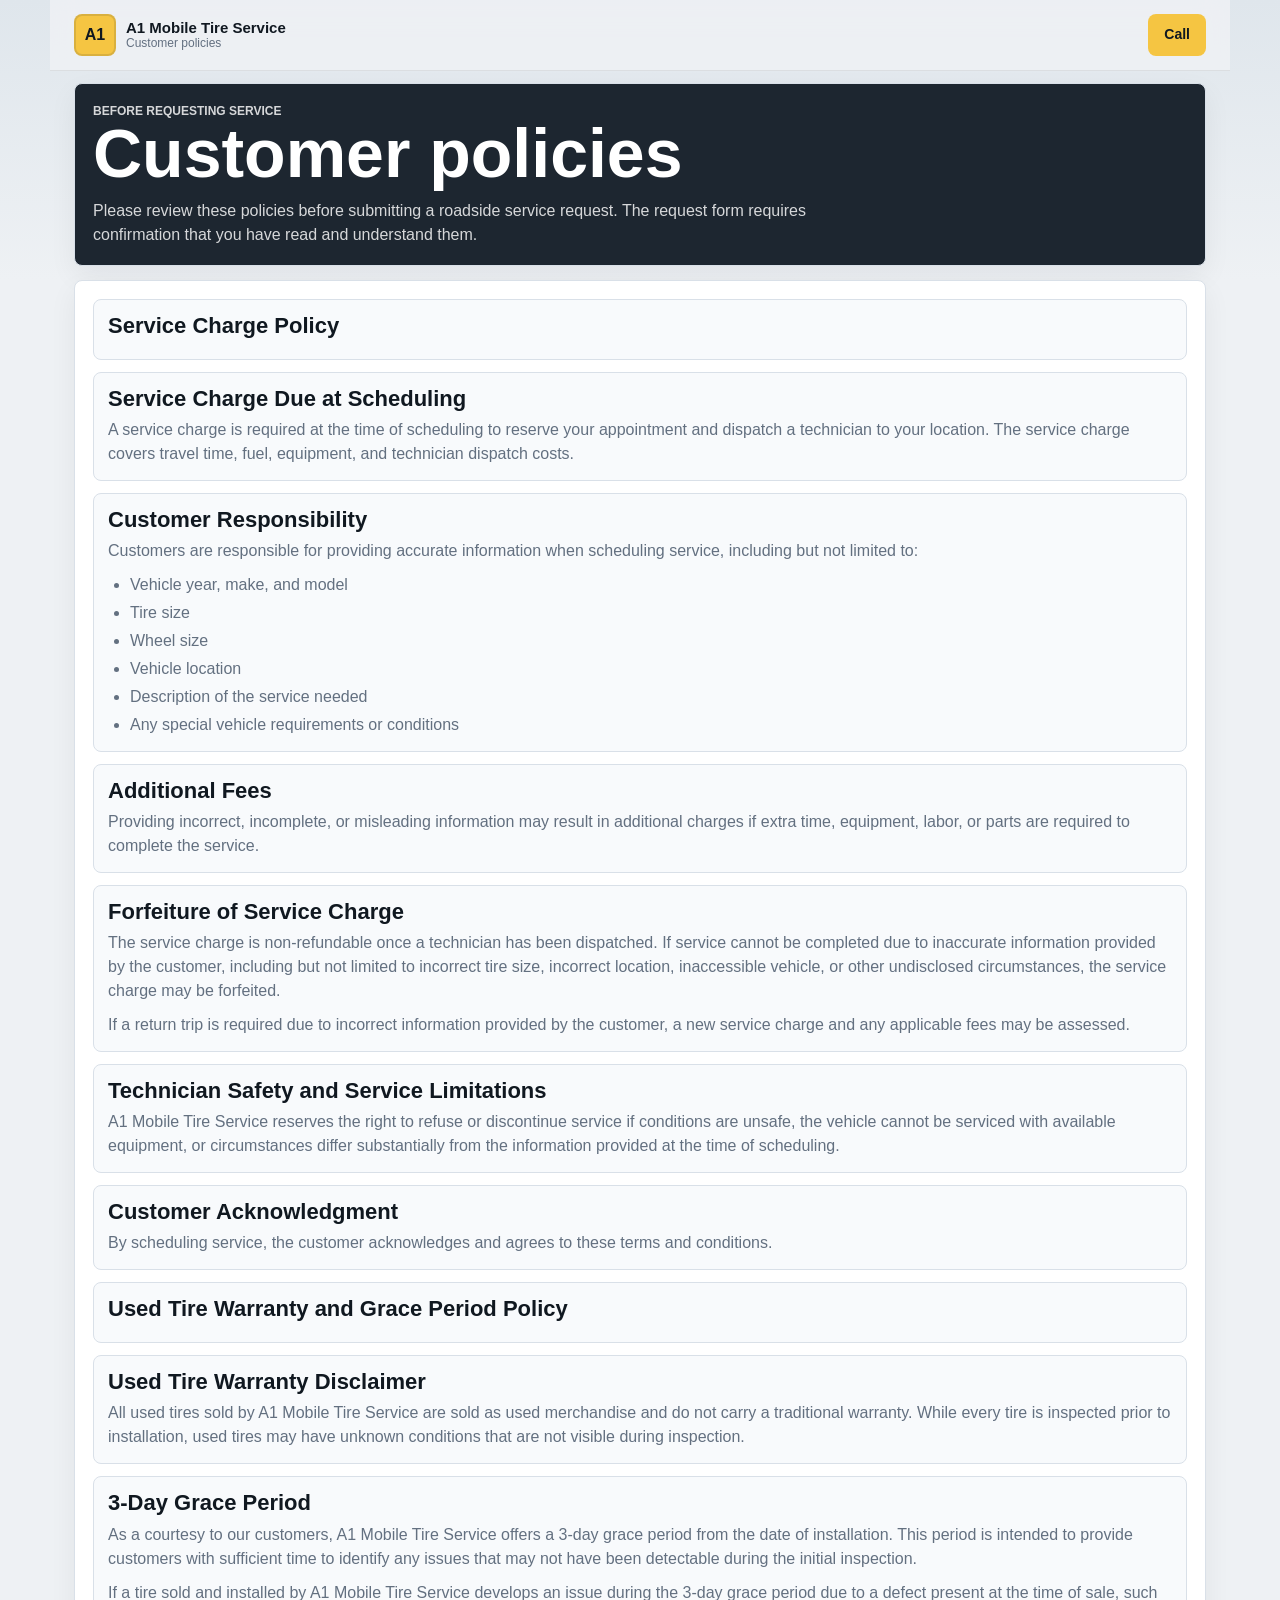
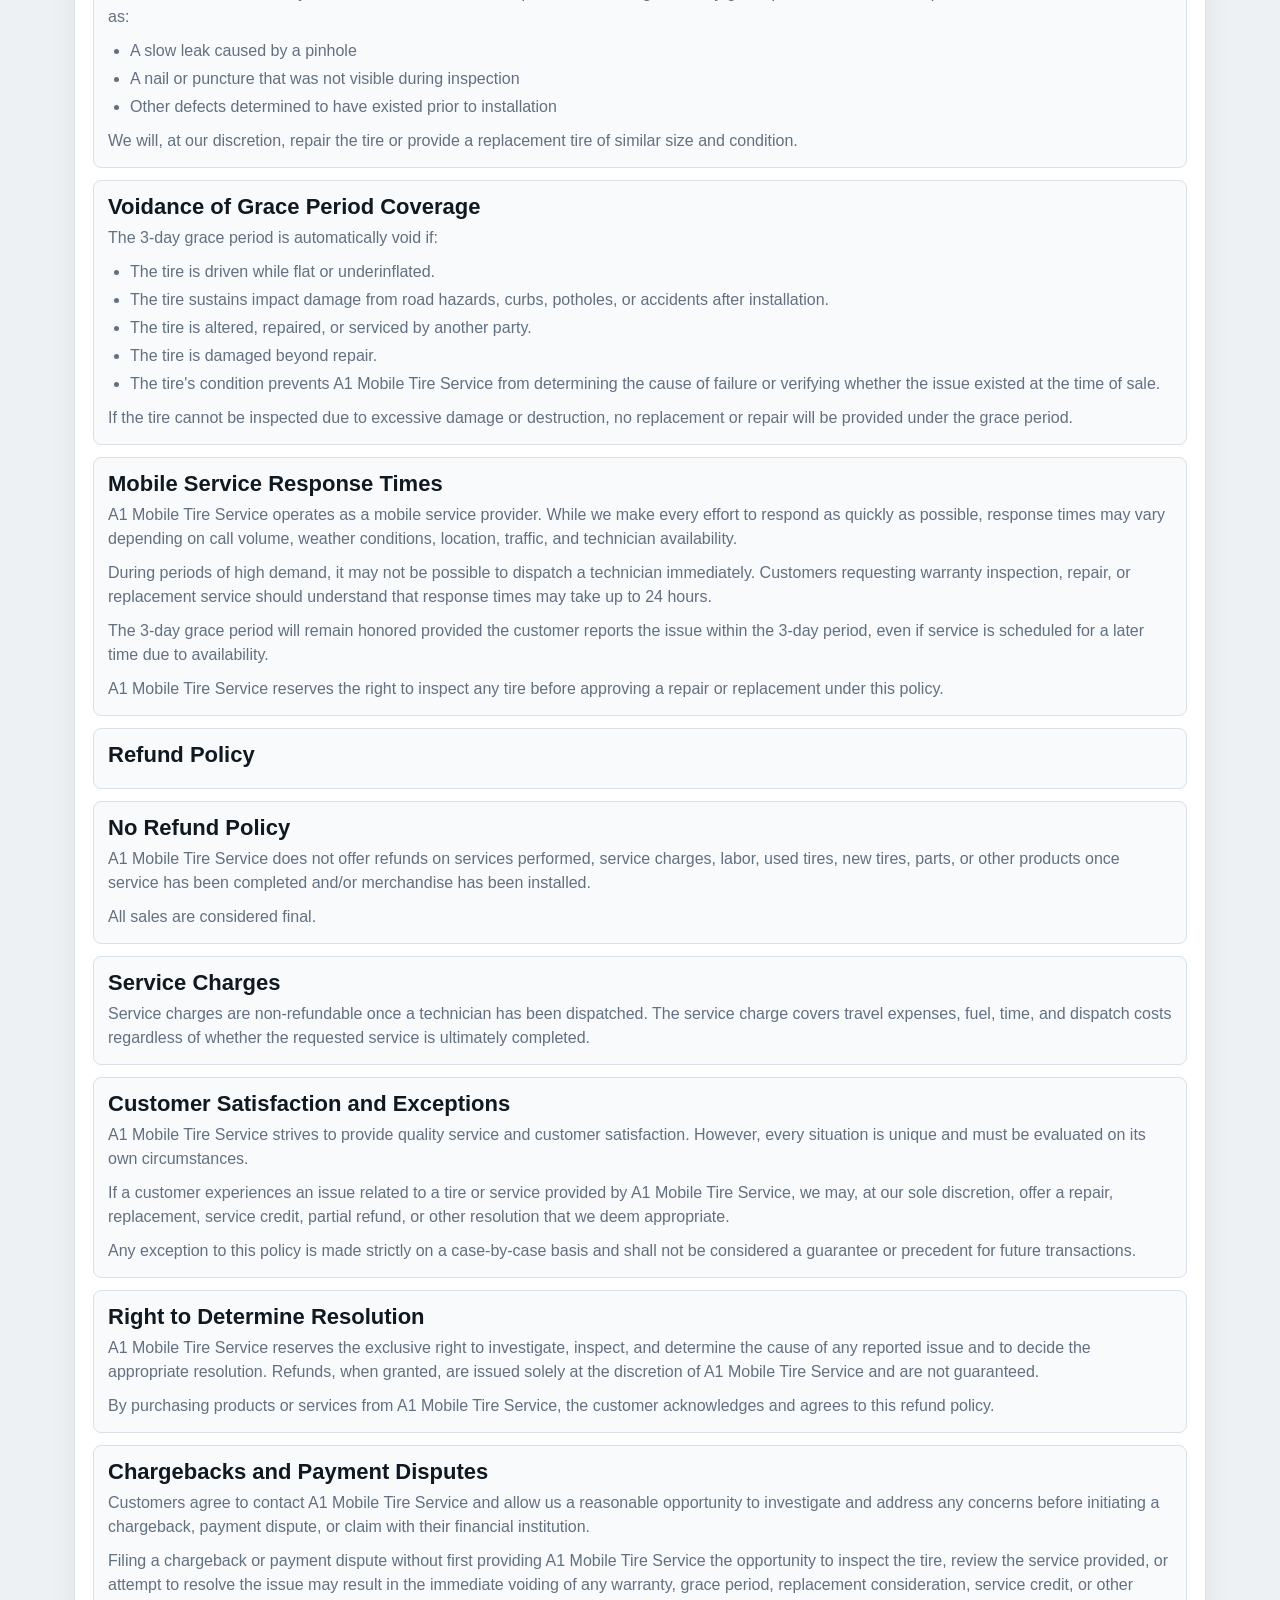
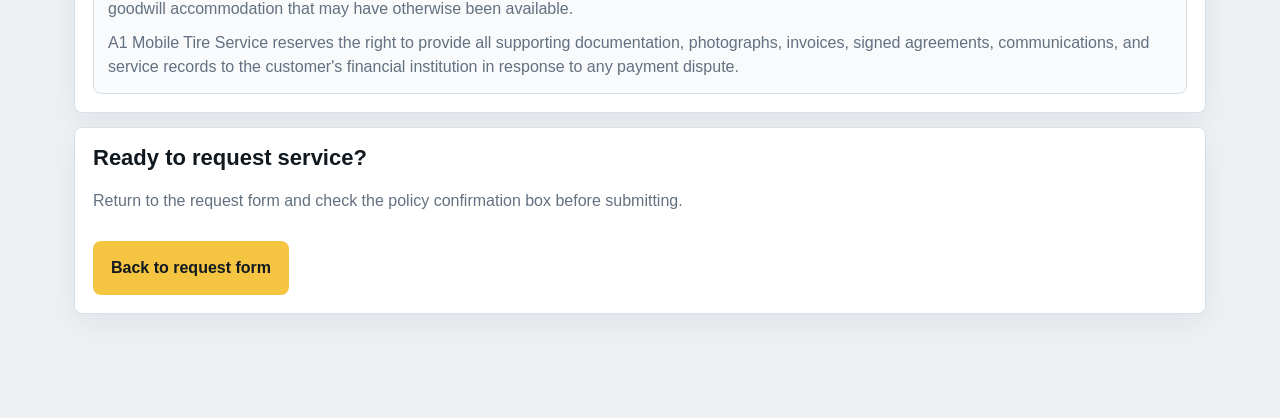
<file: policies.html>
<!DOCTYPE html>
<html lang="en">
  <head>
    <meta charset="UTF-8" />
    <meta name="viewport" content="width=device-width, initial-scale=1.0" />
    <title>A1 Mobile Tire Service | Policies</title>
    <meta
      name="description"
      content="Customer policies for A1 Mobile Tire Service roadside assistance requests."
    />
    <link rel="stylesheet" href="styles.css" />
  </head>
  <body>
    <div class="app-shell policy-page">
      <header class="app-header">
        <a class="brand" href="index.html" aria-label="Back to A1 Mobile Tire Service">
          <span class="brand-mark">A1</span>
          <span>
            <strong>A1 Mobile Tire Service</strong>
            <small>Customer policies</small>
          </span>
        </a>
        <a class="header-call" href="tel:2625273209" aria-label="Call A1 Mobile Tire Service">Call</a>
      </header>

      <main class="policy-main">
        <section class="app-section policy-hero">
          <p class="eyebrow">Before requesting service</p>
          <h1>Customer policies</h1>
          <p>
            Please review these policies before submitting a roadside service request. The request form requires
            confirmation that you have read and understand them.
          </p>
        </section>

        <section class="app-section policy-list" aria-label="A1 Mobile Tire Service policies">
          <article>
            <h2>Service Charge Policy</h2>
          </article>

          <article>
            <h2>Service Charge Due at Scheduling</h2>
            <p>
              A service charge is required at the time of scheduling to reserve your appointment and dispatch a
              technician to your location. The service charge covers travel time, fuel, equipment, and technician
              dispatch costs.
            </p>
          </article>

          <article>
            <h2>Customer Responsibility</h2>
            <p>
              Customers are responsible for providing accurate information when scheduling service, including but
              not limited to:
            </p>
            <ul>
              <li>Vehicle year, make, and model</li>
              <li>Tire size</li>
              <li>Wheel size</li>
              <li>Vehicle location</li>
              <li>Description of the service needed</li>
              <li>Any special vehicle requirements or conditions</li>
            </ul>
          </article>

          <article>
            <h2>Additional Fees</h2>
            <p>
              Providing incorrect, incomplete, or misleading information may result in additional charges if extra
              time, equipment, labor, or parts are required to complete the service.
            </p>
          </article>

          <article>
            <h2>Forfeiture of Service Charge</h2>
            <p>
              The service charge is non-refundable once a technician has been dispatched. If service cannot be
              completed due to inaccurate information provided by the customer, including but not limited to
              incorrect tire size, incorrect location, inaccessible vehicle, or other undisclosed circumstances,
              the service charge may be forfeited.
            </p>
            <p>
              If a return trip is required due to incorrect information provided by the customer, a new service
              charge and any applicable fees may be assessed.
            </p>
          </article>

          <article>
            <h2>Technician Safety and Service Limitations</h2>
            <p>
              A1 Mobile Tire Service reserves the right to refuse or discontinue service if conditions
              are unsafe, the vehicle cannot be serviced with available equipment, or circumstances differ
              substantially from the information provided at the time of scheduling.
            </p>
          </article>

          <article>
            <h2>Customer Acknowledgment</h2>
            <p>
              By scheduling service, the customer acknowledges and agrees to these terms and conditions.
            </p>
          </article>

          <article>
            <h2>Used Tire Warranty and Grace Period Policy</h2>
          </article>

          <article>
            <h2>Used Tire Warranty Disclaimer</h2>
            <p>
              All used tires sold by A1 Mobile Tire Service are sold as used merchandise and do not carry
              a traditional warranty. While every tire is inspected prior to installation, used tires may have unknown
              conditions that are not visible during inspection.
            </p>
          </article>

          <article>
            <h2>3-Day Grace Period</h2>
            <p>
              As a courtesy to our customers, A1 Mobile Tire Service offers a 3-day grace period from the
              date of installation. This period is intended to provide customers with sufficient time to identify any
              issues that may not have been detectable during the initial inspection.
            </p>
            <p>
              If a tire sold and installed by A1 Mobile Tire Service develops an issue during the 3-day
              grace period due to a defect present at the time of sale, such as:
            </p>
            <ul>
              <li>A slow leak caused by a pinhole</li>
              <li>A nail or puncture that was not visible during inspection</li>
              <li>Other defects determined to have existed prior to installation</li>
            </ul>
            <p>
              We will, at our discretion, repair the tire or provide a replacement tire of similar size and condition.
            </p>
          </article>

          <article>
            <h2>Voidance of Grace Period Coverage</h2>
            <p>The 3-day grace period is automatically void if:</p>
            <ul>
              <li>The tire is driven while flat or underinflated.</li>
              <li>The tire sustains impact damage from road hazards, curbs, potholes, or accidents after installation.</li>
              <li>The tire is altered, repaired, or serviced by another party.</li>
              <li>The tire is damaged beyond repair.</li>
              <li>
                The tire's condition prevents A1 Mobile Tire Service from determining the cause of failure
                or verifying whether the issue existed at the time of sale.
              </li>
            </ul>
            <p>
              If the tire cannot be inspected due to excessive damage or destruction, no replacement or repair will be
              provided under the grace period.
            </p>
          </article>

          <article>
            <h2>Mobile Service Response Times</h2>
            <p>
              A1 Mobile Tire Service operates as a mobile service provider. While we make every effort to
              respond as quickly as possible, response times may vary depending on call volume, weather conditions,
              location, traffic, and technician availability.
            </p>
            <p>
              During periods of high demand, it may not be possible to dispatch a technician immediately. Customers
              requesting warranty inspection, repair, or replacement service should understand that response times may
              take up to 24 hours.
            </p>
            <p>
              The 3-day grace period will remain honored provided the customer reports the issue within the 3-day
              period, even if service is scheduled for a later time due to availability.
            </p>
            <p>
              A1 Mobile Tire Service reserves the right to inspect any tire before approving a repair or
              replacement under this policy.
            </p>
          </article>

          <article>
            <h2>Refund Policy</h2>
          </article>

          <article>
            <h2>No Refund Policy</h2>
            <p>
              A1 Mobile Tire Service does not offer refunds on services performed, service charges, labor, used tires,
              new tires, parts, or other products once service has been completed and/or merchandise has been installed.
            </p>
            <p>All sales are considered final.</p>
          </article>

          <article>
            <h2>Service Charges</h2>
            <p>
              Service charges are non-refundable once a technician has been dispatched. The service charge covers
              travel expenses, fuel, time, and dispatch costs regardless of whether the requested service is ultimately
              completed.
            </p>
          </article>

          <article>
            <h2>Customer Satisfaction and Exceptions</h2>
            <p>
              A1 Mobile Tire Service strives to provide quality service and customer satisfaction. However, every
              situation is unique and must be evaluated on its own circumstances.
            </p>
            <p>
              If a customer experiences an issue related to a tire or service provided by A1 Mobile Tire Service, we
              may, at our sole discretion, offer a repair, replacement, service credit, partial refund, or other
              resolution that we deem appropriate.
            </p>
            <p>
              Any exception to this policy is made strictly on a case-by-case basis and shall not be considered a
              guarantee or precedent for future transactions.
            </p>
          </article>

          <article>
            <h2>Right to Determine Resolution</h2>
            <p>
              A1 Mobile Tire Service reserves the exclusive right to investigate, inspect, and determine the cause of
              any reported issue and to decide the appropriate resolution. Refunds, when granted, are issued solely at
              the discretion of A1 Mobile Tire Service and are not guaranteed.
            </p>
            <p>
              By purchasing products or services from A1 Mobile Tire Service, the customer acknowledges and agrees to
              this refund policy.
            </p>
          </article>

          <article>
            <h2>Chargebacks and Payment Disputes</h2>
            <p>
              Customers agree to contact A1 Mobile Tire Service and allow us a reasonable opportunity to investigate
              and address any concerns before initiating a chargeback, payment dispute, or claim with their financial
              institution.
            </p>
            <p>
              Filing a chargeback or payment dispute without first providing A1 Mobile Tire Service the opportunity to
              inspect the tire, review the service provided, or attempt to resolve the issue may result in the immediate
              voiding of any warranty, grace period, replacement consideration, service credit, or other goodwill
              accommodation that may have otherwise been available.
            </p>
            <p>
              A1 Mobile Tire Service reserves the right to provide all supporting documentation, photographs, invoices,
              signed agreements, communications, and service records to the customer's financial institution in response
              to any payment dispute.
            </p>
          </article>
        </section>

        <section class="app-section policy-confirm">
          <h2>Ready to request service?</h2>
          <p>Return to the request form and check the policy confirmation box before submitting.</p>
          <a class="action-button call-button" href="index.html#request">Back to request form</a>
        </section>
      </main>
    </div>
  </body>
</html>
</file>
<file: styles.css>
:root {
  --ink: #101820;
  --muted: #637080;
  --paper: #eef1f4;
  --panel: #ffffff;
  --line: #d9e0e8;
  --accent: #f5c542;
  --accent-strong: #e0ad12;
  --road: #1d2630;
  --green: #19b862;
  --red: #dc2626;
  --blue: #2563eb;
  --shadow: 0 18px 44px rgba(16, 24, 32, 0.16);
}

* {
  box-sizing: border-box;
}

[hidden] {
  display: none !important;
}

html {
  scroll-behavior: smooth;
}

body {
  margin: 0;
  color: var(--ink);
  background:
    linear-gradient(180deg, #dfe6ec 0, var(--paper) 280px),
    var(--paper);
  font-family: "Segoe UI", Arial, sans-serif;
  line-height: 1.5;
}

a {
  color: inherit;
  text-decoration: none;
}

button,
input,
textarea,
select {
  font: inherit;
}

button {
  cursor: pointer;
}

svg {
  width: 24px;
  height: 24px;
  fill: none;
  stroke: currentColor;
  stroke-linecap: round;
  stroke-linejoin: round;
  stroke-width: 1.9;
}

.app-shell {
  width: min(1180px, 100%);
  margin: 0 auto;
  padding: 14px 14px 98px;
}

.app-header {
  position: sticky;
  top: 0;
  z-index: 20;
  display: flex;
  align-items: center;
  justify-content: space-between;
  gap: 12px;
  margin: -14px -14px 10px;
  padding: 12px 14px;
  background: rgba(238, 241, 244, 0.88);
  border-bottom: 1px solid rgba(16, 24, 32, 0.08);
  backdrop-filter: blur(14px);
}

.brand {
  display: inline-flex;
  align-items: center;
  gap: 10px;
  min-width: 0;
}

.brand-mark {
  display: grid;
  place-items: center;
  width: 42px;
  height: 42px;
  flex: 0 0 auto;
  color: var(--ink);
  background: var(--accent);
  border: 2px solid rgba(16, 24, 32, 0.12);
  border-radius: 8px;
  font-weight: 900;
}

.brand strong,
h1,
h2,
.action-button,
.header-call,
.mode-tab {
  font-family: "Segoe UI", Arial, sans-serif;
}

.brand strong {
  display: block;
  overflow: hidden;
  max-width: 210px;
  font-size: 15px;
  line-height: 1.1;
  text-overflow: ellipsis;
  white-space: nowrap;
}

.brand small {
  display: block;
  color: var(--muted);
  font-size: 12px;
  line-height: 1.2;
}

.header-call {
  min-height: 42px;
  padding: 10px 16px;
  color: var(--ink);
  background: var(--accent);
  border-radius: 8px;
  font-size: 14px;
  font-weight: 900;
}

.mode-tabs {
  display: grid;
  grid-template-columns: 1fr 1fr;
  gap: 8px;
  margin-bottom: 14px;
  padding: 6px;
  background: #dde4ec;
  border-radius: 8px;
}

.mode-tab {
  min-height: 44px;
  color: #425062;
  background: transparent;
  border: 0;
  border-radius: 8px;
  font-weight: 900;
}

.mode-tab.is-active {
  color: var(--ink);
  background: #fff;
  box-shadow: 0 4px 16px rgba(16, 24, 32, 0.08);
}

.view {
  display: none;
}

.view.is-active {
  display: grid;
  gap: 14px;
}

.hero-card {
  position: relative;
  min-height: 470px;
  overflow: hidden;
  color: #fff;
  background: var(--road);
  border-radius: 8px;
  box-shadow: var(--shadow);
}

.hero-image,
.hero-shade {
  position: absolute;
  inset: 0;
  width: 100%;
  height: 100%;
}

.hero-image {
  object-fit: cover;
}

.hero-shade {
  background:
    linear-gradient(180deg, rgba(8, 12, 18, 0.14), rgba(8, 12, 18, 0.92)),
    linear-gradient(90deg, rgba(8, 12, 18, 0.82), rgba(8, 12, 18, 0.12));
}

.hero-content {
  position: relative;
  z-index: 1;
  display: flex;
  min-height: 470px;
  flex-direction: column;
  justify-content: flex-end;
  padding: 22px;
}

.status-pill,
.mini-badge,
.job-status {
  display: inline-flex;
  align-items: center;
  width: fit-content;
  gap: 8px;
  margin: 0 0 14px;
  padding: 7px 10px;
  border-radius: 999px;
  font-size: 13px;
  font-weight: 900;
}

.status-pill {
  color: #d9ffe9;
  background: rgba(25, 184, 98, 0.18);
  border: 1px solid rgba(142, 255, 190, 0.34);
}

.status-pill span {
  width: 9px;
  height: 9px;
  background: var(--green);
  border-radius: 999px;
  box-shadow: 0 0 0 5px rgba(25, 184, 98, 0.18);
}

h1,
h2,
p {
  margin-top: 0;
}

h1 {
  max-width: 620px;
  margin-bottom: 12px;
  font-size: clamp(38px, 9vw, 70px);
  line-height: 0.98;
  letter-spacing: 0;
}

.hero-content p:not(.status-pill),
.dashboard-hero p {
  max-width: 570px;
  margin-bottom: 20px;
  color: rgba(255, 255, 255, 0.84);
  font-size: 18px;
}

.hero-actions {
  display: grid;
  grid-template-columns: 1fr;
  gap: 10px;
  width: min(430px, 100%);
}

.action-button {
  display: inline-flex;
  align-items: center;
  justify-content: center;
  min-height: 54px;
  padding: 14px 18px;
  border: 0;
  border-radius: 8px;
  font-size: 16px;
  font-weight: 900;
}

.call-button {
  color: var(--ink);
  background: var(--accent);
}

.request-button {
  color: #fff;
  background: rgba(255, 255, 255, 0.14);
  border: 1px solid rgba(255, 255, 255, 0.26);
}

.request-button.dark {
  color: var(--ink);
  background: #fff;
  border: 1px solid var(--line);
}

.app-section {
  padding: 18px;
  background: var(--panel);
  border: 1px solid var(--line);
  border-radius: 8px;
  box-shadow: 0 10px 28px rgba(16, 24, 32, 0.06);
}

.mission-section {
  display: grid;
  gap: 16px;
}

.mission-section h2 {
  margin-bottom: 12px;
}

.mission-section p {
  margin-bottom: 12px;
  color: var(--muted);
}

.mission-section p:last-child {
  margin-bottom: 0;
}

.reviews-section {
  display: grid;
  gap: 14px;
}

.reviews-section h2 {
  margin-bottom: 10px;
}

.reviews-section p {
  margin-bottom: 0;
  color: var(--muted);
}

.review-stars {
  margin-bottom: 8px;
  color: #e7a900;
  font-size: 24px;
  font-weight: 900;
  line-height: 1;
}

.google-review-button {
  width: fit-content;
  color: #fff;
  background: #1769e0;
}

.direct-review-link {
  width: fit-content;
  color: #174ea6;
  font-weight: 900;
  text-decoration: underline;
  text-decoration-thickness: 2px;
  text-underline-offset: 3px;
}

.provider-section {
  display: grid;
  gap: 14px;
  color: #fff;
  background: #18212b;
}

.provider-section h2 {
  margin-bottom: 10px;
}

.provider-section p {
  margin-bottom: 0;
  color: rgba(255, 255, 255, 0.76);
}

.provider-button {
  width: fit-content;
}

.section-title-row {
  display: flex;
  align-items: start;
  justify-content: space-between;
  gap: 12px;
  margin-bottom: 16px;
}

.eyebrow {
  margin-bottom: 4px;
  color: #765800;
  font-size: 12px;
  font-weight: 900;
  text-transform: uppercase;
}

h2 {
  margin-bottom: 0;
  font-size: clamp(24px, 6vw, 36px);
  line-height: 1.05;
  letter-spacing: 0;
}

.mini-badge {
  margin: 0;
  color: #173d24;
  background: #dff8e8;
  border: 1px solid #bfeacc;
}

.service-picker {
  display: grid;
  grid-template-columns: repeat(auto-fit, minmax(220px, 1fr));
  gap: 10px;
}

.service-option {
  display: grid;
  grid-template-columns: 42px minmax(0, 1fr);
  align-items: center;
  gap: 10px;
  min-height: 88px;
  padding: 12px;
  text-align: left;
  color: var(--ink);
  background: #f8fafc;
  border: 2px solid transparent;
  border-radius: 8px;
}

.service-option.is-selected {
  background: #fff8df;
  border-color: var(--accent-strong);
}

.service-icon {
  display: grid;
  place-items: center;
  width: 42px;
  height: 42px;
  color: var(--ink);
  background: #ffffff;
  border: 1px solid var(--line);
  border-radius: 8px;
}

.service-option strong,
.service-option small {
  display: block;
}

.service-option strong {
  font-weight: 900;
  line-height: 1.15;
}

.service-option small {
  margin-top: 3px;
  color: var(--muted);
  font-size: 13px;
  line-height: 1.2;
}

.request-form {
  display: grid;
  gap: 14px;
}

.form-grid {
  display: grid;
  grid-template-columns: repeat(2, minmax(0, 1fr));
  gap: 14px;
}

label {
  display: grid;
  gap: 7px;
  color: #2b3540;
  font-size: 14px;
  font-weight: 800;
}

input,
textarea,
select {
  width: 100%;
  min-height: 52px;
  padding: 13px 14px;
  color: var(--ink);
  background: #f8fafc;
  border: 1px solid #cbd5df;
  border-radius: 8px;
}

input[type="file"] {
  padding: 10px;
}

input[type="checkbox"] {
  width: 22px;
  min-height: 22px;
  padding: 0;
  accent-color: var(--accent-strong);
}

textarea {
  min-height: 112px;
  resize: vertical;
}

input:focus,
textarea:focus,
select:focus {
  outline: 3px solid rgba(245, 197, 66, 0.38);
  border-color: #a98206;
}

.request-summary {
  display: flex;
  align-items: center;
  justify-content: space-between;
  gap: 12px;
  padding: 14px;
  background: #eef6ff;
  border: 1px solid #cfe2ff;
  border-radius: 8px;
}

.request-summary span {
  color: var(--muted);
  font-size: 13px;
  font-weight: 800;
}

.request-summary strong {
  text-align: right;
}

.policy-check {
  display: grid;
  grid-template-columns: auto minmax(0, 1fr);
  align-items: start;
  gap: 10px;
  padding: 14px;
  color: var(--ink);
  background: #fff8df;
  border: 1px solid #efd884;
  border-radius: 8px;
}

.policy-check a {
  color: #5d4500;
  font-weight: 900;
  text-decoration: underline;
  text-decoration-thickness: 2px;
  text-underline-offset: 3px;
}

.full-width {
  width: 100%;
}

.form-message {
  min-height: 24px;
  margin: 0;
  color: #166534;
  font-weight: 800;
}

.dashboard-hero {
  display: flex;
  align-items: end;
  justify-content: space-between;
  gap: 18px;
  color: #fff;
  background: var(--road);
}

.dashboard-hero h1 {
  margin-bottom: 8px;
  font-size: clamp(34px, 8vw, 58px);
}

.dashboard-hero p {
  margin-bottom: 0;
}

.dashboard-stats {
  display: grid;
  grid-template-columns: repeat(3, 1fr);
  gap: 10px;
}

.dashboard-stats div {
  min-height: 92px;
  padding: 16px;
  background: #fff;
  border: 1px solid var(--line);
  border-radius: 8px;
  box-shadow: 0 10px 28px rgba(16, 24, 32, 0.06);
}

.dashboard-stats strong,
.dashboard-stats span {
  display: block;
}

.dashboard-stats strong {
  font-size: 30px;
  line-height: 1;
}

.dashboard-stats span {
  margin-top: 8px;
  color: var(--muted);
  font-size: 13px;
  font-weight: 900;
}

.job-list {
  display: grid;
  gap: 12px;
}

.empty-state {
  margin: 0;
  padding: 20px;
  color: var(--muted);
  text-align: center;
  background: #f8fafc;
  border: 1px dashed #cbd5df;
  border-radius: 8px;
}

.job-card {
  display: grid;
  gap: 14px;
  padding: 14px;
  background: #f8fafc;
  border: 1px solid #d8e0ea;
  border-radius: 8px;
}

.job-top {
  display: flex;
  align-items: start;
  justify-content: space-between;
  gap: 12px;
}

.job-title {
  margin: 0;
  font-size: 20px;
  font-weight: 900;
}

.job-subtitle {
  margin: 3px 0 0;
  color: var(--muted);
  font-size: 14px;
}

.job-status {
  margin: 0;
  color: #344054;
  background: #e8edf3;
}

.job-status.new {
  color: #7a4d00;
  background: #fff0bd;
}

.job-status.accepted {
  color: #1d4ed8;
  background: #dbeafe;
}

.job-status.declined {
  color: #991b1b;
  background: #fee2e2;
}

.job-status.complete {
  color: #166534;
  background: #dcfce7;
}

.job-details {
  display: grid;
  grid-template-columns: repeat(2, minmax(0, 1fr));
  gap: 8px;
}

.detail {
  padding: 10px;
  background: #fff;
  border: 1px solid var(--line);
  border-radius: 8px;
}

.detail span,
.job-notes span {
  display: block;
  color: var(--muted);
  font-size: 12px;
  font-weight: 900;
  text-transform: uppercase;
}

.detail strong,
.job-notes strong {
  display: block;
  margin-top: 2px;
  overflow-wrap: anywhere;
}

.job-notes {
  padding: 10px;
  background: #fff;
  border: 1px solid var(--line);
  border-radius: 8px;
}

.job-photo {
  width: 100%;
  max-height: 280px;
  object-fit: cover;
  border: 1px solid var(--line);
  border-radius: 8px;
}

.job-actions {
  display: grid;
  grid-template-columns: repeat(2, minmax(0, 1fr));
  gap: 8px;
}

.job-actions button,
.eta-row button {
  min-height: 44px;
  padding: 10px 12px;
  border: 0;
  border-radius: 8px;
  font-weight: 900;
}

.accept {
  color: #fff;
  background: var(--blue);
}

.decline {
  color: #fff;
  background: var(--red);
}

.complete {
  color: #fff;
  background: var(--green);
}

.neutral {
  color: var(--ink);
  background: #e5ebf1;
}

.eta-row {
  display: grid;
  grid-template-columns: minmax(0, 1fr) auto;
  gap: 8px;
}

.bottom-bar {
  position: fixed;
  right: 0;
  bottom: 0;
  left: 0;
  z-index: 30;
  display: grid;
  grid-template-columns: repeat(3, 1fr);
  padding: 8px 10px max(8px, env(safe-area-inset-bottom));
  background: rgba(255, 255, 255, 0.92);
  border-top: 1px solid rgba(16, 24, 32, 0.12);
  backdrop-filter: blur(14px);
}

.bottom-bar a,
.bottom-bar button {
  display: grid;
  place-items: center;
  gap: 3px;
  min-height: 54px;
  color: #384554;
  background: transparent;
  border: 0;
  font-size: 12px;
  font-weight: 900;
}

.bottom-bar a:first-child {
  color: var(--ink);
  background: var(--accent);
  border-radius: 8px;
}

.bottom-bar svg {
  width: 21px;
  height: 21px;
}

.policy-page {
  padding-bottom: 28px;
}

.policy-main {
  display: grid;
  gap: 14px;
}

.policy-hero {
  color: #fff;
  background: var(--road);
}

.policy-hero h1 {
  margin-bottom: 12px;
  font-size: clamp(40px, 9vw, 68px);
}

.policy-hero p {
  max-width: 760px;
  margin-bottom: 0;
  color: rgba(255, 255, 255, 0.82);
}

.policy-list {
  display: grid;
  gap: 12px;
}

.policy-list article {
  padding: 14px;
  background: #f8fafc;
  border: 1px solid var(--line);
  border-radius: 8px;
}

.policy-list h2,
.policy-confirm h2 {
  margin-bottom: 8px;
  font-size: 22px;
}

.policy-list p,
.policy-list li,
.policy-confirm p {
  color: var(--muted);
}

.policy-list p {
  margin-bottom: 0;
}

.policy-list p + p,
.policy-list ul + p {
  margin-top: 10px;
}

.policy-list ul {
  margin: 10px 0 0;
  padding-left: 22px;
}

.policy-list li + li {
  margin-top: 4px;
}

.policy-confirm {
  display: grid;
  gap: 12px;
}

.policy-confirm .action-button {
  width: fit-content;
}

@media (min-width: 860px) {
  .app-shell {
    padding: 20px 24px 104px;
  }

  .app-header {
    margin: -20px -24px 12px;
    padding: 14px 24px;
  }

  .view[data-view="customer"].is-active {
    grid-template-columns: minmax(0, 0.95fr) minmax(420px, 1.05fr);
    align-items: start;
  }

  .hero-card {
    grid-row: span 2;
    min-height: 760px;
  }

  .hero-content {
    min-height: 760px;
    padding: 34px;
  }

  .hero-actions {
    grid-template-columns: 1fr 1fr;
  }

  .admin-view.is-active {
    grid-template-columns: minmax(0, 1fr);
  }

  .bottom-bar {
    left: 50%;
    width: min(560px, calc(100% - 28px));
    transform: translateX(-50%);
    border: 1px solid rgba(16, 24, 32, 0.12);
    border-bottom: 0;
    border-radius: 8px 8px 0 0;
    box-shadow: var(--shadow);
  }
}

@media (max-width: 680px) {
  .form-grid,
  .service-picker,
  .job-details,
  .job-actions {
    grid-template-columns: 1fr;
  }

  .dashboard-hero,
  .job-top {
    display: grid;
  }

  .dashboard-stats {
    grid-template-columns: repeat(3, minmax(0, 1fr));
  }
}

@media (max-width: 430px) {
  .app-shell {
    padding-right: 10px;
    padding-left: 10px;
  }

  .app-header {
    margin-right: -10px;
    margin-left: -10px;
    padding-right: 10px;
    padding-left: 10px;
  }

  .brand strong {
    max-width: 172px;
  }

  .hero-card {
    min-height: 510px;
  }

  .hero-content {
    min-height: 510px;
    padding: 18px;
  }

  .dashboard-stats div {
    padding: 13px 10px;
  }
}
</file>
